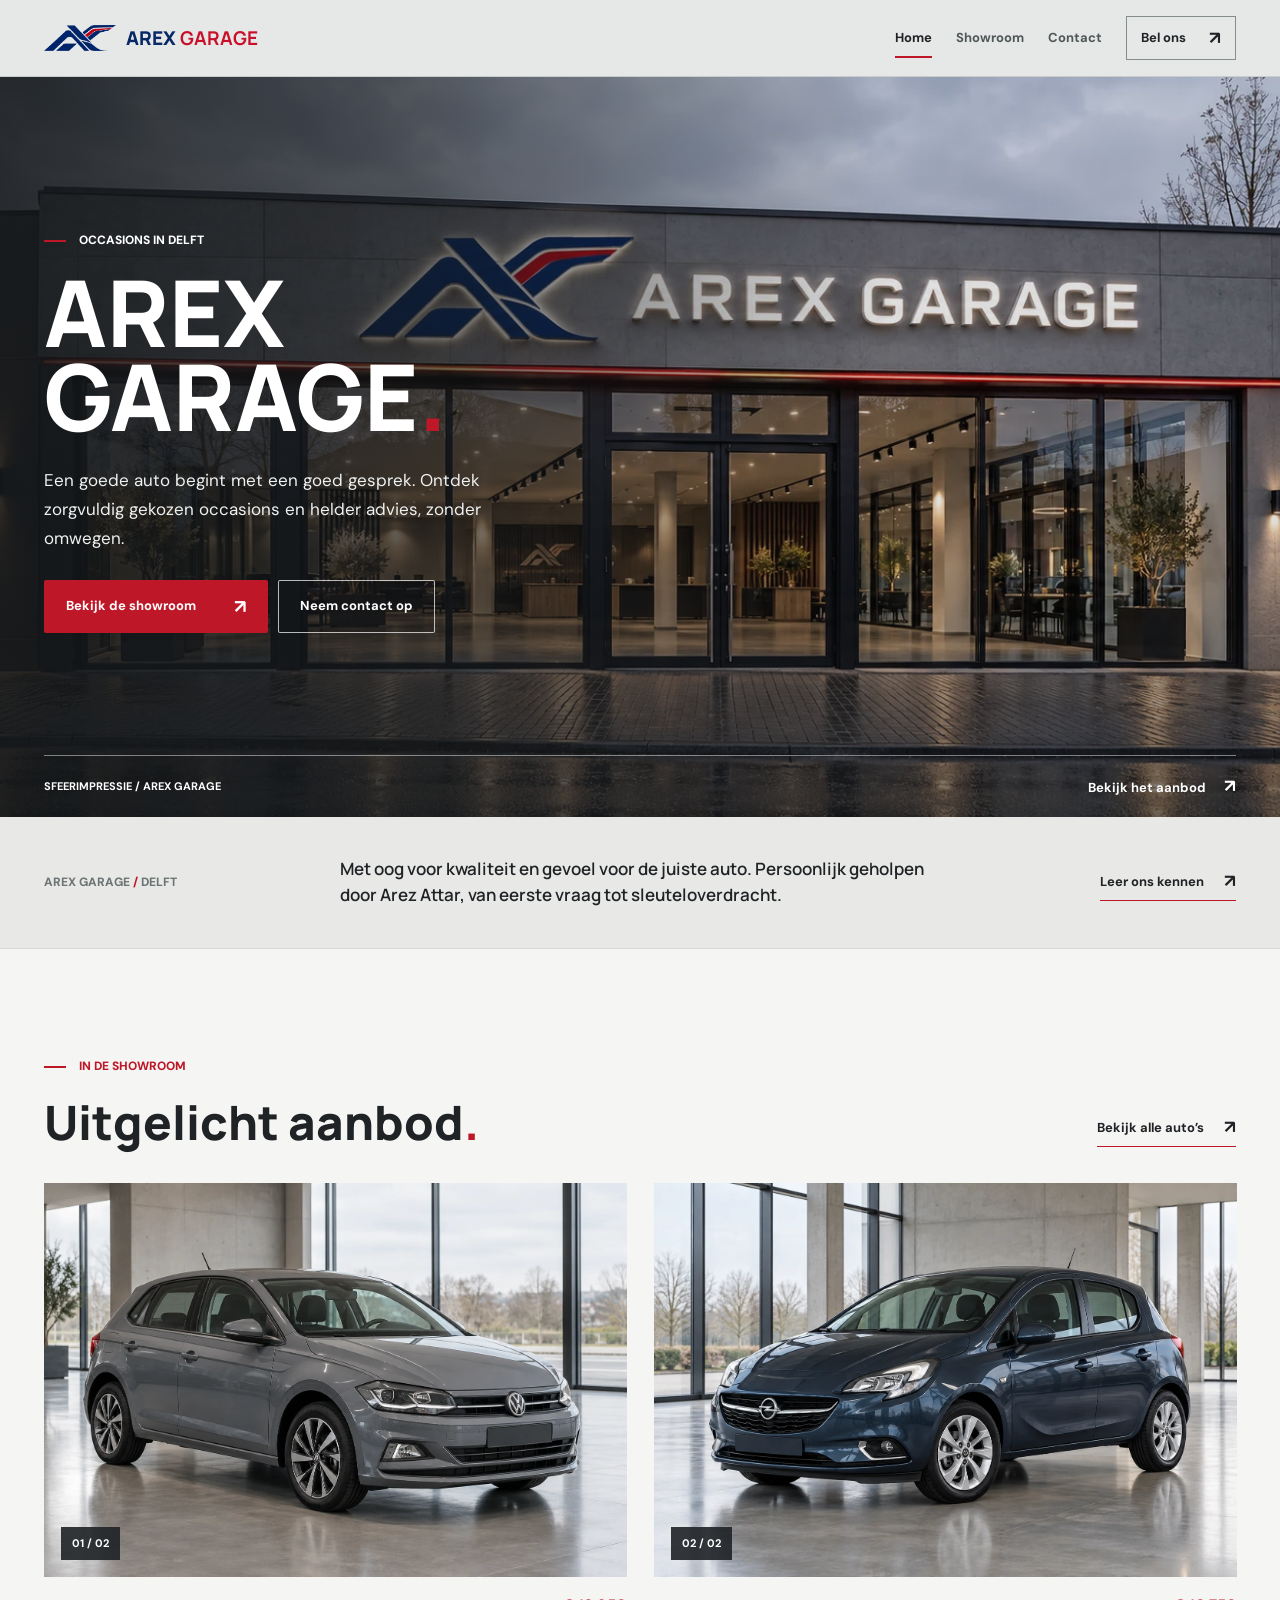
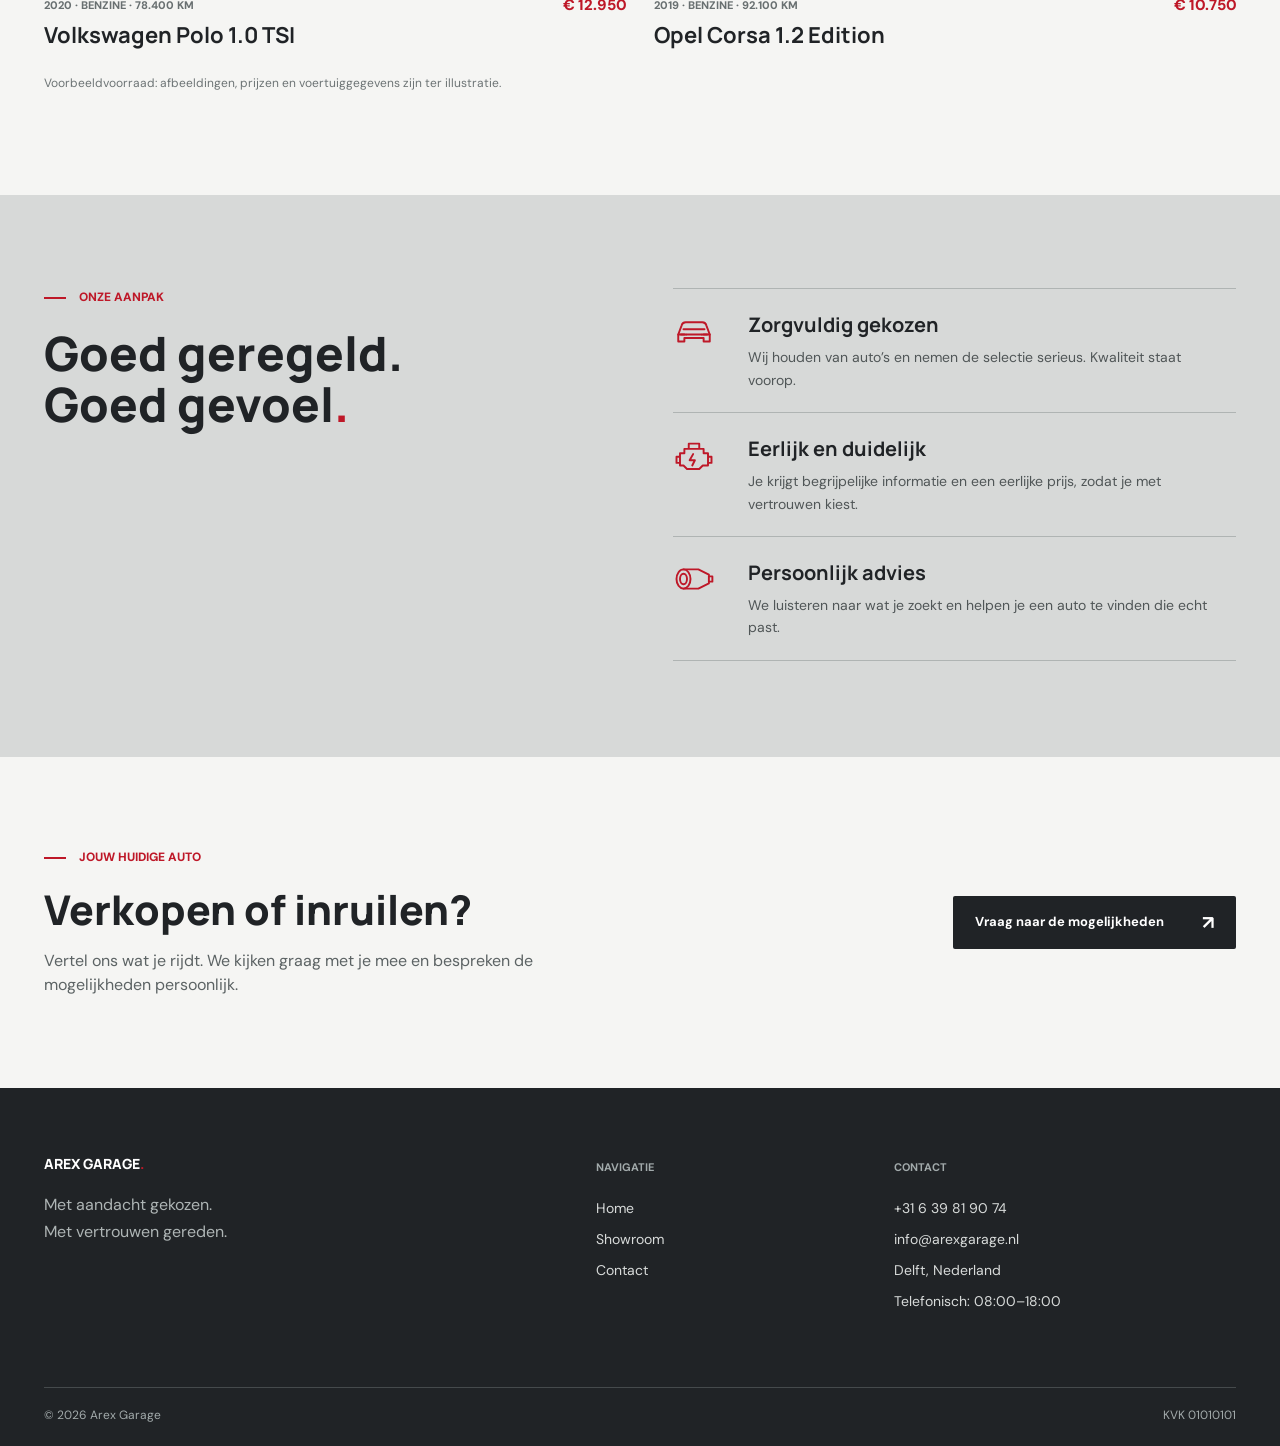
<file: index.html>
<!doctype html>
<html lang="nl">
<head>
  <meta charset="utf-8">
  <meta name="viewport" content="width=device-width, initial-scale=1">
  <meta name="robots" content="noindex, nofollow">
  <meta name="theme-color" content="#202326">
  <meta name="description" content="Arex Garage in Delft: zorgvuldig gekozen occasions, eerlijk advies en persoonlijke service van Arez Attar.">
  <title>Arex Garage | Occasions in Delft</title>
  <link rel="icon" href="arex-logo.png" type="image/png">
  <link rel="preconnect" href="https://fonts.googleapis.com">
  <link rel="preconnect" href="https://fonts.gstatic.com" crossorigin>
  <link href="https://fonts.googleapis.com/css2?family=DM+Sans:wght@400;500;600;700&family=Manrope:wght@400;500;600;700;800&display=swap" rel="stylesheet">
  <link rel="stylesheet" href="site.css">
</head>
<body>
  <a class="skip-link" href="#main">Ga naar inhoud</a>
  <header class="site-header">
    <div class="header-inner wrap">
      <a class="brand" href="home.html" aria-label="Arex Garage, naar home">
        <img src="arex-logo.png" alt="" width="86" height="32">
        <span>AREX <b>GARAGE</b></span>
      </a>
      <button class="menu-toggle" type="button" aria-controls="primary-nav" aria-expanded="false" aria-label="Menu openen"><span></span><span></span><span></span></button>
      <nav id="primary-nav" class="primary-nav" aria-label="Hoofdnavigatie">
        <a class="current" href="home.html" aria-current="page">Home</a>
        <a href="showroom.html">Showroom</a>
        <a href="contact.html">Contact</a>
        <a class="nav-contact" href="tel:+31639819074">Bel ons <span aria-hidden="true">↗</span></a>
      </nav>
    </div>
  </header>

  <main id="main">
    <section class="home-hero" aria-labelledby="hero-title">
      <picture class="hero-picture">
        <source media="(max-width: 680px)" srcset="arex-garage-mobile.webp">
        <img class="hero-photo" src="arex-garage-hero.webp" alt="Sfeerimpressie van een Arex Garage-showroom met het AX-logo op de gevel" fetchpriority="high">
      </picture>
      <div class="hero-shade" aria-hidden="true"></div>
      <div class="hero-inner wrap">
        <div class="hero-content">
          <p class="kicker light"><span class="red-line"></span> OCCASIONS IN DELFT</p>
          <h1 id="hero-title">AREX<br>GARAGE<span class="red-stop">.</span></h1>
          <p class="hero-lead">Een goede auto begint met een goed gesprek. Ontdek zorgvuldig gekozen occasions en helder advies, zonder omwegen.</p>
          <div class="action-row">
            <a class="button button-red" href="showroom.html">Bekijk de showroom <span aria-hidden="true">↗</span></a>
            <a class="button button-light-outline" href="contact.html">Neem contact op</a>
          </div>
        </div>
        <div class="hero-bottom" aria-label="Uitgelicht voertuig">
          <span>SFEERIMPRESSIE / AREX GARAGE</span>
          <a href="showroom.html">Bekijk het aanbod <span aria-hidden="true">↗</span></a>
        </div>
      </div>
    </section>

    <section class="intro-band">
      <div class="wrap intro-grid">
        <p class="small-label">AREX GARAGE <span>/</span> DELFT</p>
        <p>Met oog voor kwaliteit en gevoel voor de juiste auto. Persoonlijk geholpen door Arez Attar, van eerste vraag tot sleuteloverdracht.</p>
        <a class="under-link" href="contact.html">Leer ons kennen <span aria-hidden="true">↗</span></a>
      </div>
    </section>

    <section class="featured-section wrap" aria-labelledby="featured-title">
      <div class="section-heading">
        <div>
          <p class="kicker"><span class="red-line"></span> IN DE SHOWROOM</p>
          <h2 id="featured-title">Uitgelicht aanbod<span class="red-stop">.</span></h2>
        </div>
        <a class="under-link" href="showroom.html">Bekijk alle auto’s <span aria-hidden="true">↗</span></a>
      </div>
      <div class="featured-grid">
        <article class="vehicle-card" data-tilt>
          <a class="vehicle-image" href="showroom.html#polo" aria-label="Bekijk Volkswagen Polo">
            <img src="vw-polo.webp" alt="Grijze Volkswagen Polo, vooraanzicht van schuin opzij" loading="lazy" width="1536" height="1024">
            <span class="image-index">01 / 02</span>
          </a>
          <div class="vehicle-meta"><span>2020 · BENZINE · 78.400 KM</span><span>€ 12.950</span></div>
          <h3><a href="showroom.html#polo">Volkswagen Polo 1.0 TSI</a></h3>
        </article>
        <article class="vehicle-card" data-tilt>
          <a class="vehicle-image" href="showroom.html#corsa" aria-label="Bekijk Opel Corsa">
            <img src="opel-corsa.webp" alt="Donkerblauwe Opel Corsa, vooraanzicht van schuin opzij" loading="lazy" width="1536" height="1024">
            <span class="image-index">02 / 02</span>
          </a>
          <div class="vehicle-meta"><span>2019 · BENZINE · 92.100 KM</span><span>€ 10.750</span></div>
          <h3><a href="showroom.html#corsa">Opel Corsa 1.2 Edition</a></h3>
        </article>
      </div>
      <p class="sample-note">Voorbeeldvoorraad: afbeeldingen, prijzen en voertuiggegevens zijn ter illustratie.</p>
    </section>

    <section class="values-section">
      <div class="wrap values-grid">
        <div class="values-heading">
          <p class="kicker"><span class="red-line"></span> ONZE AANPAK</p>
          <h2>Goed geregeld.<br>Goed gevoel<span class="red-stop">.</span></h2>
        </div>
        <div class="values-list">
          <div><svg class="value-icon" viewBox="0 0 48 48" fill="none" stroke="currentColor" stroke-width="2.2" stroke-linecap="round" stroke-linejoin="round" aria-hidden="true"><path d="M6 28h36l-3.8-10.2A5 5 0 0 0 33.5 14h-19a5 5 0 0 0-4.7 3.8L6 28Z"/><path d="M6 28v8h7v-4h22v4h7v-8M12 22h24M9 28h4m22 0h4"/><circle cx="15" cy="28" r="1" fill="currentColor" stroke="none"/><circle cx="33" cy="28" r="1" fill="currentColor" stroke="none"/></svg><div><h3>Zorgvuldig gekozen</h3><p>Wij houden van auto’s en nemen de selectie serieus. Kwaliteit staat voorop.</p></div></div>
          <div><svg class="value-icon" viewBox="0 0 48 48" fill="none" stroke="currentColor" stroke-width="2.2" stroke-linecap="round" stroke-linejoin="round" aria-hidden="true"><path d="M13 17h22v5h5v14h-6l-4 4H16l-4-4H8V22h5zM18 17v-6h12v6M8 26H4v7h4M40 26h4v7h-4"/><path d="M23 23l-4 7h6l-3 6"/></svg><div><h3>Eerlijk en duidelijk</h3><p>Je krijgt begrijpelijke informatie en een eerlijke prijs, zodat je met vertrouwen kiest.</p></div></div>
          <div><svg class="value-icon" viewBox="0 0 48 48" fill="none" stroke="currentColor" stroke-width="2.2" stroke-linecap="round" stroke-linejoin="round" aria-hidden="true"><ellipse cx="12" cy="24" rx="8" ry="11"/><ellipse cx="12" cy="24" rx="4" ry="6"/><path d="M12 13h17l12 6v10l-12 6H12M41 21h4v6h-4"/></svg><div><h3>Persoonlijk advies</h3><p>We luisteren naar wat je zoekt en helpen je een auto te vinden die echt past.</p></div></div>
        </div>
      </div>
    </section>

    <section class="trade-section wrap">
      <div><p class="kicker"><span class="red-line"></span> JOUW HUIDIGE AUTO</p><h2>Verkopen of inruilen?</h2><p>Vertel ons wat je rijdt. We kijken graag met je mee en bespreken de mogelijkheden persoonlijk.</p></div>
      <a class="button button-dark" href="contact.html?onderwerp=inruil#bericht">Vraag naar de mogelijkheden <span aria-hidden="true">↗</span></a>
    </section>
  </main>

  <footer class="site-footer">
    <div class="wrap footer-main">
      <div><a class="footer-brand" href="home.html">AREX GARAGE<span>.</span></a><p>Met aandacht gekozen.<br>Met vertrouwen gereden.</p></div>
      <div><strong>NAVIGATIE</strong><a href="home.html">Home</a><a href="showroom.html">Showroom</a><a href="contact.html">Contact</a></div>
      <div><strong>CONTACT</strong><a href="tel:+31639819074">+31 6 39 81 90 74</a><a href="mailto:info@arexgarage.nl">info@arexgarage.nl</a><span>Delft, Nederland</span><span>Telefonisch: 08:00–18:00</span></div>
    </div>
    <div class="wrap footer-bottom"><span>© <span data-year></span> Arex Garage</span><span>KVK 01010101</span></div>
  </footer>
  <script src="site.js" defer></script>
</body>
</html>
</file>
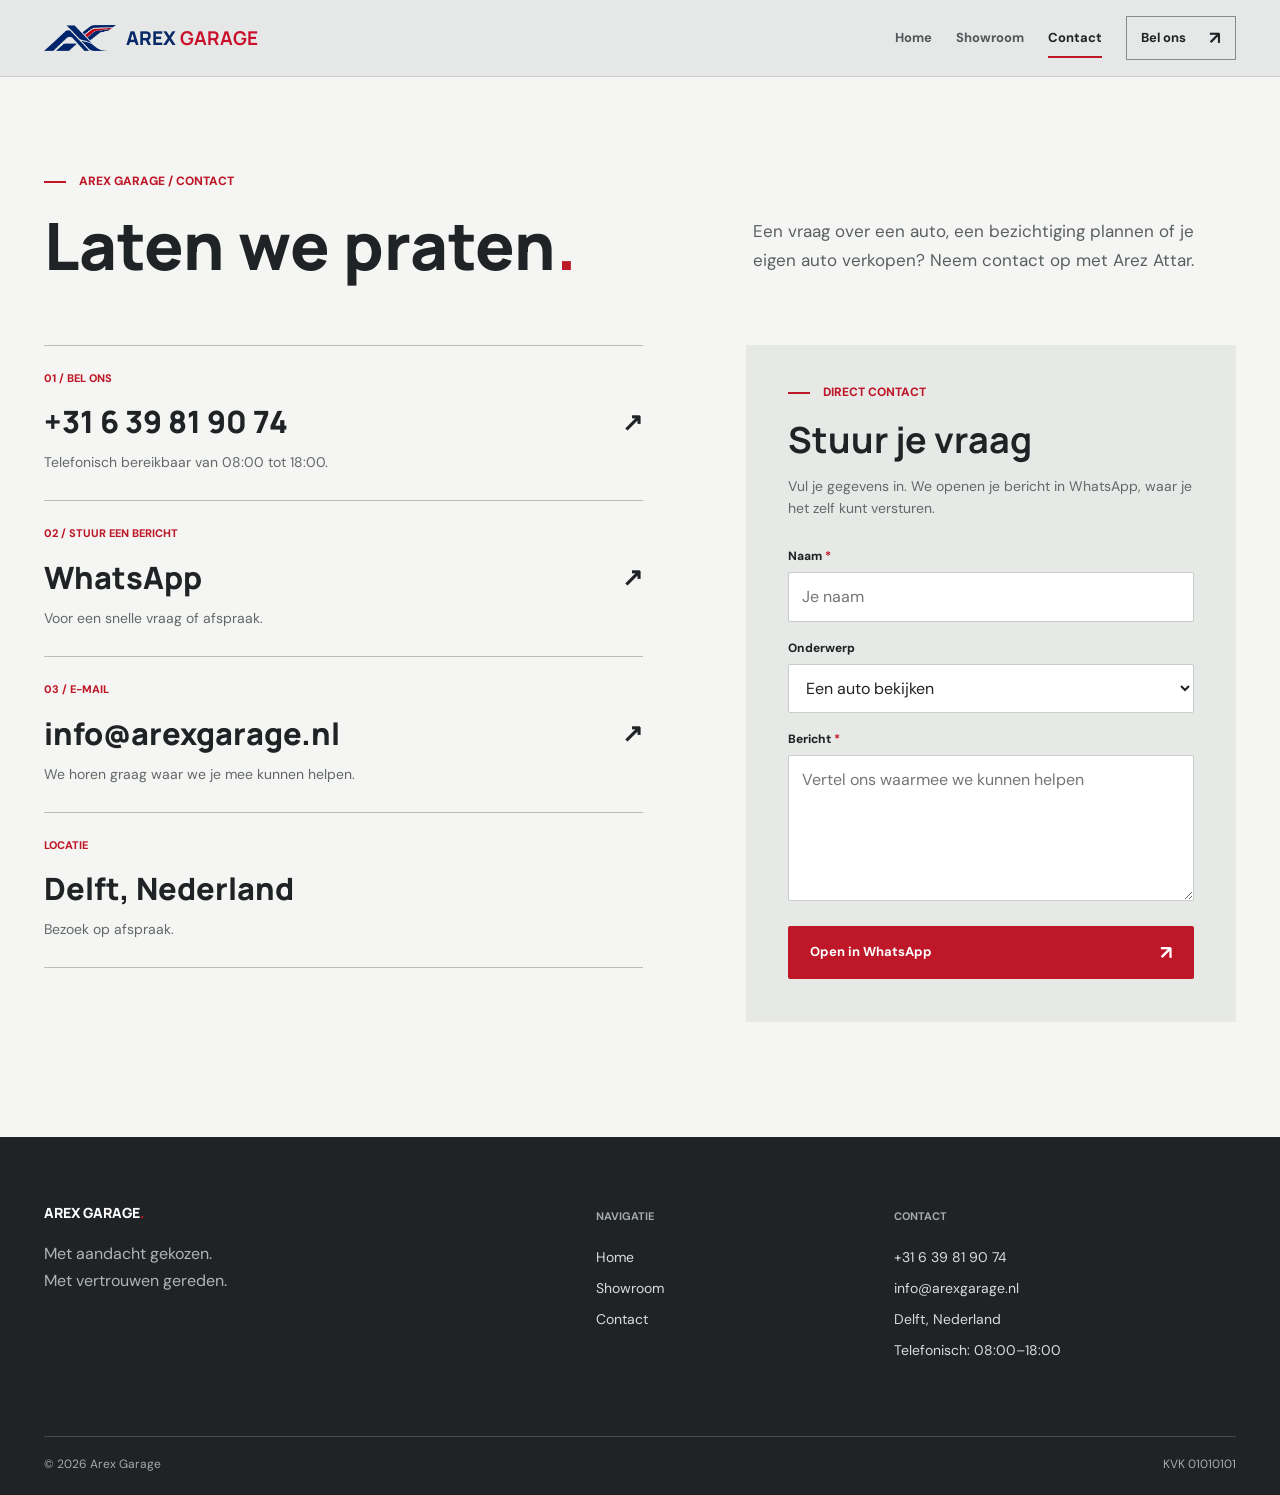
<file: contact.html>
<!doctype html>
<html lang="nl">
<head>
  <meta charset="utf-8">
  <meta name="viewport" content="width=device-width, initial-scale=1">
  <meta name="robots" content="noindex, nofollow">
  <meta name="theme-color" content="#202326">
  <meta name="description" content="Neem contact op met Arex Garage in Delft. Bel, mail of stuur direct een WhatsApp-bericht over een auto of inruil.">
  <title>Contact | Arex Garage</title>
  <link rel="icon" href="arex-logo.png" type="image/png">
  <link rel="preconnect" href="https://fonts.googleapis.com">
  <link rel="preconnect" href="https://fonts.gstatic.com" crossorigin>
  <link href="https://fonts.googleapis.com/css2?family=DM+Sans:wght@400;500;600;700&family=Manrope:wght@400;500;600;700;800&display=swap" rel="stylesheet">
  <link rel="stylesheet" href="site.css">
</head>
<body>
  <a class="skip-link" href="#main">Ga naar inhoud</a>
  <header class="site-header">
    <div class="header-inner wrap"><a class="brand" href="home.html" aria-label="Arex Garage, naar home"><img src="arex-logo.png" alt="" width="86" height="32"><span>AREX <b>GARAGE</b></span></a><button class="menu-toggle" type="button" aria-controls="primary-nav" aria-expanded="false" aria-label="Menu openen"><span></span><span></span><span></span></button><nav id="primary-nav" class="primary-nav" aria-label="Hoofdnavigatie"><a href="home.html">Home</a><a href="showroom.html">Showroom</a><a class="current" href="contact.html" aria-current="page">Contact</a><a class="nav-contact" href="tel:+31639819074">Bel ons <span aria-hidden="true">↗</span></a></nav></div>
  </header>
  <main id="main">
    <section class="contact-hero wrap"><p class="kicker"><span class="red-line"></span> AREX GARAGE / CONTACT</p><div class="page-intro-grid"><h1>Laten we praten<span class="red-stop">.</span></h1><p>Een vraag over een auto, een bezichtiging plannen of je eigen auto verkopen? Neem contact op met Arez Attar.</p></div></section>
    <section class="contact-main wrap">
      <div class="contact-methods"><div><span class="method-num">01 / BEL ONS</span><a href="tel:+31639819074">+31 6 39 81 90 74 <span aria-hidden="true">↗</span></a><p>Telefonisch bereikbaar van 08:00 tot 18:00.</p></div><div><span class="method-num">02 / STUUR EEN BERICHT</span><a href="https://wa.me/31639819074" target="_blank" rel="noopener noreferrer">WhatsApp <span aria-hidden="true">↗</span></a><p>Voor een snelle vraag of afspraak.</p></div><div><span class="method-num">03 / E-MAIL</span><a href="mailto:info@arexgarage.nl">info@arexgarage.nl <span aria-hidden="true">↗</span></a><p>We horen graag waar we je mee kunnen helpen.</p></div><div class="location-line"><span class="method-num">LOCATIE</span><strong>Delft, Nederland</strong><p>Bezoek op afspraak.</p></div></div>
      <form id="bericht" class="message-form" data-whatsapp-form><p class="kicker"><span class="red-line"></span> DIRECT CONTACT</p><h2>Stuur je vraag</h2><p>Vul je gegevens in. We openen je bericht in WhatsApp, waar je het zelf kunt versturen.</p><label for="naam">Naam <span>*</span></label><input id="naam" name="naam" autocomplete="name" required placeholder="Je naam"><label for="onderwerp">Onderwerp</label><select id="onderwerp" name="onderwerp"><option value="bezichtiging">Een auto bekijken</option><option value="inruil">Auto verkopen / inruilen</option><option value="vraag">Algemene vraag</option></select><label for="vraag">Bericht <span>*</span></label><textarea id="vraag" name="vraag" rows="5" required placeholder="Vertel ons waarmee we kunnen helpen"></textarea><button class="button button-red" type="submit">Open in WhatsApp <span aria-hidden="true">↗</span></button></form>
    </section>
  </main>
  <footer class="site-footer"><div class="wrap footer-main"><div><a class="footer-brand" href="home.html">AREX GARAGE<span>.</span></a><p>Met aandacht gekozen.<br>Met vertrouwen gereden.</p></div><div><strong>NAVIGATIE</strong><a href="home.html">Home</a><a href="showroom.html">Showroom</a><a href="contact.html">Contact</a></div><div><strong>CONTACT</strong><a href="tel:+31639819074">+31 6 39 81 90 74</a><a href="mailto:info@arexgarage.nl">info@arexgarage.nl</a><span>Delft, Nederland</span><span>Telefonisch: 08:00–18:00</span></div></div><div class="wrap footer-bottom"><span>© <span data-year></span> Arex Garage</span><span>KVK 01010101</span></div></footer>
  <script src="site.js" defer></script>
</body>
</html>
</file>
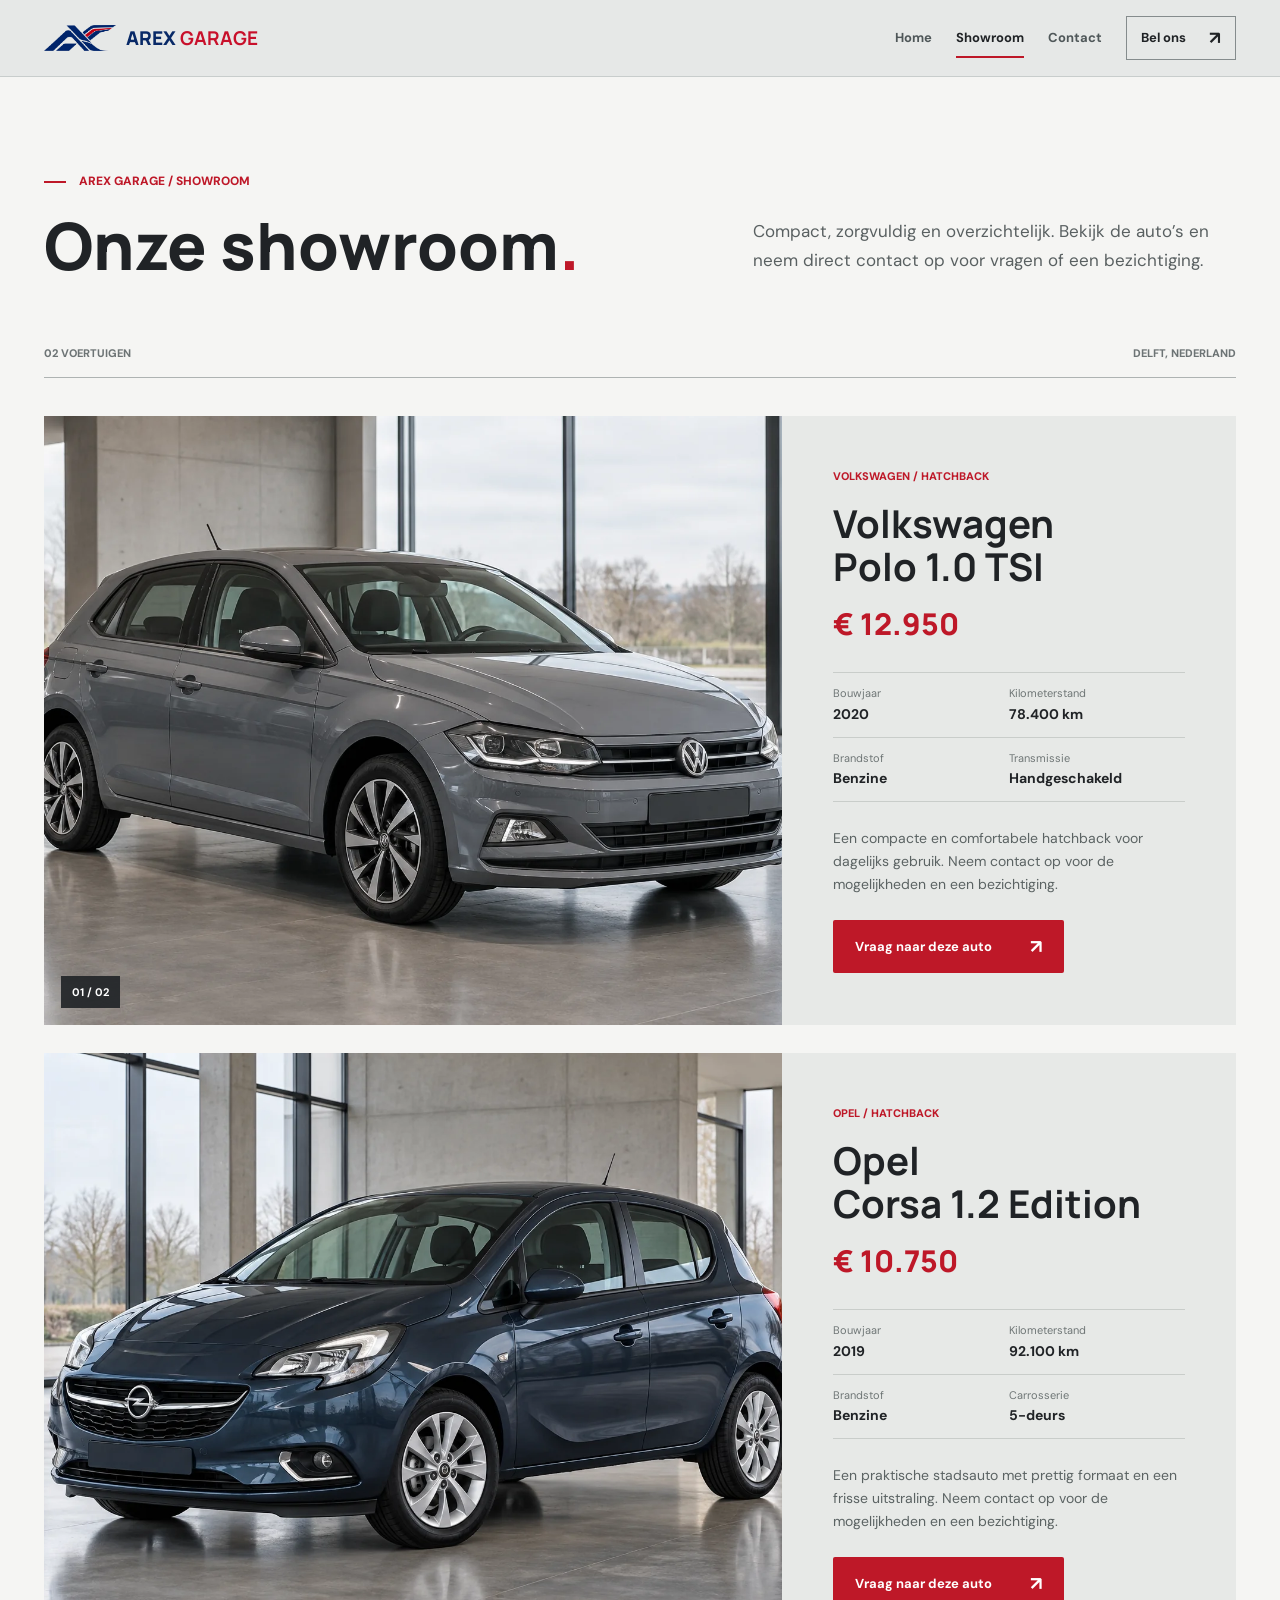
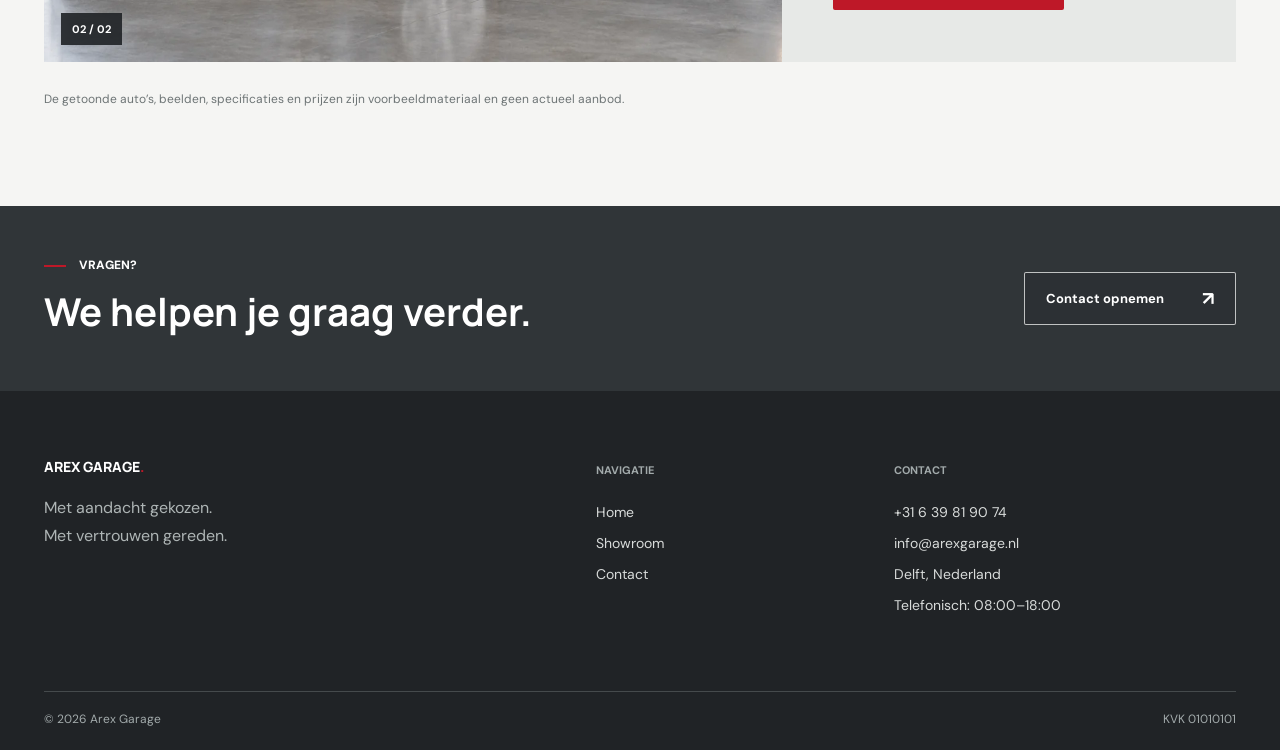
<file: showroom.html>
<!doctype html>
<html lang="nl">
<head>
  <meta charset="utf-8">
  <meta name="viewport" content="width=device-width, initial-scale=1">
  <meta name="robots" content="noindex, nofollow">
  <meta name="theme-color" content="#202326">
  <meta name="description" content="Bekijk het voorbeeldaanbod van Arex Garage in Delft: een Volkswagen Polo en een Opel Corsa.">
  <title>Showroom | Arex Garage</title>
  <link rel="icon" href="arex-logo.png" type="image/png">
  <link rel="preconnect" href="https://fonts.googleapis.com">
  <link rel="preconnect" href="https://fonts.gstatic.com" crossorigin>
  <link href="https://fonts.googleapis.com/css2?family=DM+Sans:wght@400;500;600;700&family=Manrope:wght@400;500;600;700;800&display=swap" rel="stylesheet">
  <link rel="stylesheet" href="site.css">
</head>
<body>
  <a class="skip-link" href="#main">Ga naar inhoud</a>
  <header class="site-header">
    <div class="header-inner wrap">
      <a class="brand" href="home.html" aria-label="Arex Garage, naar home"><img src="arex-logo.png" alt="" width="86" height="32"><span>AREX <b>GARAGE</b></span></a>
      <button class="menu-toggle" type="button" aria-controls="primary-nav" aria-expanded="false" aria-label="Menu openen"><span></span><span></span><span></span></button>
      <nav id="primary-nav" class="primary-nav" aria-label="Hoofdnavigatie"><a href="home.html">Home</a><a class="current" href="showroom.html" aria-current="page">Showroom</a><a href="contact.html">Contact</a><a class="nav-contact" href="tel:+31639819074">Bel ons <span aria-hidden="true">↗</span></a></nav>
    </div>
  </header>
  <main id="main">
    <section class="page-intro wrap">
      <p class="kicker"><span class="red-line"></span> AREX GARAGE / SHOWROOM</p>
      <div class="page-intro-grid"><h1>Onze showroom<span class="red-stop">.</span></h1><p>Compact, zorgvuldig en overzichtelijk. Bekijk de auto’s en neem direct contact op voor vragen of een bezichtiging.</p></div>
      <div class="inventory-bar"><span>02 VOERTUIGEN</span><span>DELFT, NEDERLAND</span></div>
    </section>
    <section class="inventory wrap" aria-label="Autoaanbod">
      <article id="polo" class="listing">
        <div class="listing-photo"><img src="vw-polo.webp" alt="Grijze Volkswagen Polo in een moderne showroom" width="1536" height="1024"><span class="photo-count">01 / 02</span></div>
        <div class="listing-details"><p class="listing-eyebrow">VOLKSWAGEN / HATCHBACK</p><h2>Volkswagen<br>Polo 1.0 TSI</h2><p class="listing-price">€ 12.950</p><dl class="spec-grid"><div><dt>Bouwjaar</dt><dd>2020</dd></div><div><dt>Kilometerstand</dt><dd>78.400 km</dd></div><div><dt>Brandstof</dt><dd>Benzine</dd></div><div><dt>Transmissie</dt><dd>Handgeschakeld</dd></div></dl><p class="listing-description">Een compacte en comfortabele hatchback voor dagelijks gebruik. Neem contact op voor de mogelijkheden en een bezichtiging.</p><a class="button button-red" href="https://wa.me/31639819074?text=Hallo%20Arex%20Garage%2C%20ik%20heb%20interesse%20in%20de%20Volkswagen%20Polo%201.0%20TSI.%20Kan%20ik%20meer%20informatie%20krijgen%3F" target="_blank" rel="noopener noreferrer">Vraag naar deze auto <span aria-hidden="true">↗</span></a></div>
      </article>
      <article id="corsa" class="listing">
        <div class="listing-photo"><img src="opel-corsa.webp" alt="Donkerblauwe Opel Corsa in een moderne showroom" loading="lazy" width="1536" height="1024"><span class="photo-count">02 / 02</span></div>
        <div class="listing-details"><p class="listing-eyebrow">OPEL / HATCHBACK</p><h2>Opel<br>Corsa 1.2 Edition</h2><p class="listing-price">€ 10.750</p><dl class="spec-grid"><div><dt>Bouwjaar</dt><dd>2019</dd></div><div><dt>Kilometerstand</dt><dd>92.100 km</dd></div><div><dt>Brandstof</dt><dd>Benzine</dd></div><div><dt>Carrosserie</dt><dd>5-deurs</dd></div></dl><p class="listing-description">Een praktische stadsauto met prettig formaat en een frisse uitstraling. Neem contact op voor de mogelijkheden en een bezichtiging.</p><a class="button button-red" href="https://wa.me/31639819074?text=Hallo%20Arex%20Garage%2C%20ik%20heb%20interesse%20in%20de%20Opel%20Corsa%201.2%20Edition.%20Kan%20ik%20meer%20informatie%20krijgen%3F" target="_blank" rel="noopener noreferrer">Vraag naar deze auto <span aria-hidden="true">↗</span></a></div>
      </article>
      <p class="sample-note showroom-note">De getoonde auto’s, beelden, specificaties en prijzen zijn voorbeeldmateriaal en geen actueel aanbod.</p>
    </section>
    <section class="showroom-cta"><div class="wrap"><div><p class="kicker light"><span class="red-line"></span> VRAGEN?</p><h2>We helpen je graag verder.</h2></div><a class="button button-light-outline" href="contact.html">Contact opnemen <span aria-hidden="true">↗</span></a></div></section>
  </main>
  <footer class="site-footer"><div class="wrap footer-main"><div><a class="footer-brand" href="home.html">AREX GARAGE<span>.</span></a><p>Met aandacht gekozen.<br>Met vertrouwen gereden.</p></div><div><strong>NAVIGATIE</strong><a href="home.html">Home</a><a href="showroom.html">Showroom</a><a href="contact.html">Contact</a></div><div><strong>CONTACT</strong><a href="tel:+31639819074">+31 6 39 81 90 74</a><a href="mailto:info@arexgarage.nl">info@arexgarage.nl</a><span>Delft, Nederland</span><span>Telefonisch: 08:00–18:00</span></div></div><div class="wrap footer-bottom"><span>© <span data-year></span> Arex Garage</span><span>KVK 01010101</span></div></footer>
  <script src="site.js" defer></script>
</body>
</html>
</file>
<file: site.css>
:root{--ink:#202326;--ink-2:#323638;--grey:#777d80;--paper:#f5f5f3;--white:#fff;--line:#d8dad9;--red:#be1828;--red-dark:#9e1020}
*{box-sizing:border-box}
html{scroll-behavior:smooth}
body{margin:0;background:var(--paper);color:var(--ink);font-family:"DM Sans",Arial,sans-serif;line-height:1.5}
img{display:block;max-width:100%}
a{color:inherit;text-decoration:none}
button,input,select,textarea{font:inherit}
button{cursor:pointer}
.wrap{width:min(100% - 88px,1400px);margin-inline:auto}
.skip-link{position:absolute;top:-100px;left:12px;z-index:100;background:#fff;color:#111;padding:10px 16px}
.skip-link:focus{top:12px}
:focus-visible{outline:3px solid var(--red);outline-offset:4px}
h1,h2,h3,p{margin-top:0}
h1,h2,h3{font-family:Manrope,Arial,sans-serif;letter-spacing:0}
.red-stop{color:var(--red)}
.red-line{display:inline-block;width:22px;height:2px;margin-right:10px;background:var(--red);vertical-align:middle}
.kicker,.small-label{font-size:12px;font-weight:800;letter-spacing:0;text-transform:uppercase}
.kicker{color:var(--red);margin:0 0 22px}
.kicker.light{color:#fff}
.button{display:inline-flex;align-items:center;justify-content:space-between;gap:38px;min-height:53px;padding:14px 21px;border:1px solid transparent;border-radius:2px;font-size:13px;font-weight:700;line-height:1.2;transition:background .2s,color .2s,transform .2s}
.button:hover{transform:translateY(-2px)}
.button span{font-size:19px;line-height:1}
.button-red{background:var(--red);color:#fff}
.button-red:hover{background:var(--red-dark)}
.button-light-outline{border-color:rgba(255,255,255,.7);color:#fff;background:rgba(21,23,24,.12)}
.button-light-outline:hover{background:rgba(255,255,255,.14)}
.button-dark{background:var(--ink);color:#fff}
.button-dark:hover{background:#111}
.under-link{display:inline-flex;align-items:center;gap:20px;border-bottom:1px solid var(--red);padding:5px 0;font-size:13px;font-weight:700;white-space:nowrap}
.under-link span{font-size:18px}
.under-link:hover{color:var(--red)}
.site-header{position:relative;z-index:50;background:#e6e8e7;color:var(--ink);border-bottom:1px solid #c8cdcc}
.header-inner{display:flex;align-items:center;justify-content:space-between;min-height:76px;gap:28px}
.brand{display:inline-flex;align-items:center;gap:10px;white-space:nowrap;color:#082967;font-family:Manrope,Arial,sans-serif;font-weight:800;font-size:19px;line-height:1}
.brand img{width:72px;height:42px;object-fit:contain}
.brand b{color:#c8102b}
.primary-nav{display:flex;align-items:center;gap:24px;font-size:13px;font-weight:700}
.primary-nav>a:not(.nav-contact){position:relative;padding:28px 0;color:#4f5759}
.primary-nav>a:not(.nav-contact):hover,.primary-nav .current{color:var(--ink)!important}
.primary-nav .current:after{content:"";position:absolute;left:0;right:0;bottom:18px;height:2px;background:var(--red)}
.nav-contact{display:inline-flex;align-items:center;gap:23px;padding:11px 14px;border:1px solid #858c8d}
.nav-contact:hover{border-color:var(--ink)}
.nav-contact span{font-size:18px;line-height:1}
.logout-form{margin:0}
.logout-form button{padding:8px 0;border:0;background:none;color:#4f5759;font-size:13px;font-weight:700;white-space:nowrap}
.logout-form button:hover{color:var(--red)}
.menu-toggle{display:none;width:42px;height:42px;border:1px solid #8f9696;background:none;padding:10px}
.menu-toggle span{display:block;height:2px;margin:5px 0;background:var(--ink)}
.home-hero{position:relative;height:min(740px,calc(100svh - 150px));min-height:500px;background:#5e6466;color:#fff;overflow:hidden}
.hero-picture,.hero-photo,.hero-shade{position:absolute;inset:0;width:100%;height:100%}
.hero-photo{object-fit:cover;object-position:85% center}
.hero-shade{background:linear-gradient(90deg,rgba(20,23,25,.89) 0%,rgba(20,23,25,.67) 32%,rgba(20,23,25,.13) 70%),linear-gradient(0deg,rgba(20,23,25,.55),transparent 34%)}
.hero-inner{position:relative;height:100%;display:flex;flex-direction:column;justify-content:center}
.hero-content{max-width:665px;padding-bottom:30px}
.hero-content h1{font-size:clamp(66px,7.2vw,122px);line-height:.91;font-weight:800;margin:0 0 27px}
.hero-lead{max-width:450px;font-size:17px;line-height:1.7;color:#eff1f0;margin-bottom:27px}
.action-row{display:flex;flex-wrap:wrap;gap:10px}
.hero-bottom{position:absolute;left:0;right:0;bottom:0;display:flex;align-items:center;justify-content:space-between;gap:20px;padding:17px 0;border-top:1px solid rgba(255,255,255,.45);font-size:11px;font-weight:700}
.hero-bottom>a{font-size:13px}
.hero-bottom>a span{margin-left:15px;font-size:18px}
.intro-band{background:#e8e9e7;border-bottom:1px solid var(--line)}
.intro-grid{display:grid;grid-template-columns:1fr 2.3fr 1fr;align-items:center;gap:36px;padding-block:39px}
.intro-grid .small-label{margin:0;color:#6d7475;white-space:nowrap}
.intro-grid .small-label span{color:var(--red)}
.intro-grid>p:nth-child(2){margin:0;max-width:680px;font-family:Manrope,Arial,sans-serif;font-weight:600;font-size:17px;line-height:1.55}
.intro-grid .under-link{justify-self:end}
.featured-section{padding-block:108px 103px}
.section-heading{display:flex;align-items:end;justify-content:space-between;gap:30px;margin-bottom:36px}
.section-heading h2,.values-heading h2,.trade-section h2{font-size:clamp(34px,3.7vw,58px);line-height:1.07;margin:0;font-weight:800}
.featured-grid{display:grid;grid-template-columns:repeat(2,minmax(0,1fr));gap:27px}
.vehicle-card{min-width:0;transform:perspective(900px) rotateX(var(--tilt-x,0deg)) rotateY(var(--tilt-y,0deg));transition:transform .22s;will-change:transform}
.vehicle-card:hover{transform:perspective(900px) translateY(-5px) rotateX(var(--tilt-x,0deg)) rotateY(var(--tilt-y,0deg))}
.vehicle-image{display:block;position:relative;aspect-ratio:1.48;overflow:hidden;background:#d2d5d4}
.vehicle-image img{width:100%;height:100%;object-fit:cover;transition:transform .45s}
.vehicle-card:hover img{transform:scale(1.04)}
.image-index,.photo-count{position:absolute;left:17px;bottom:17px;padding:8px 11px;background:rgba(32,35,38,.9);color:#fff;font-size:11px;font-weight:700}
.vehicle-meta{display:flex;align-items:center;justify-content:space-between;gap:18px;margin:17px 0 3px;color:#697071;font-size:11px;font-weight:800}
.vehicle-meta span:last-child{color:var(--red);font-size:15px;white-space:nowrap}
.vehicle-card h3{font-size:22px;margin:0}
.vehicle-card h3 a:hover{color:var(--red)}
.sample-note{font-size:12px;color:#6d7475;margin:22px 0 0}
.values-section{background:#d7d9d8;padding-block:93px 96px}
.values-grid{display:grid;grid-template-columns:1fr 1fr;gap:65px}
.values-heading h2{max-width:550px}
.values-list>div{display:grid;grid-template-columns:55px 1fr;gap:20px;padding:21px 0;border-top:1px solid #afb4b3}
.values-list>div:last-child{border-bottom:1px solid #afb4b3}
.value-icon{display:block;width:42px;height:42px;color:var(--red)}
.values-list h3{font-size:20px;margin-bottom:6px}
.values-list p{max-width:480px;margin:0;color:#505657;font-size:14px;line-height:1.6}
.trade-section{display:flex;align-items:center;justify-content:space-between;gap:36px;padding-block:91px}
.trade-section h2{font-size:clamp(32px,3.2vw,48px)}
.trade-section p:last-child{margin:17px 0 0;color:#5c6364;max-width:580px}
.trade-section .button{flex:0 0 auto}
.site-footer{background:var(--ink);color:#d8dbda}
.footer-main{display:grid;grid-template-columns:2fr 1fr 1.35fr;gap:45px;padding-block:68px 75px}
.footer-main>div{display:flex;flex-direction:column;align-items:start;gap:10px}
.footer-brand{font-family:Manrope,Arial,sans-serif;font-size:31px;font-weight:800;color:#fff;line-height:1.1}
.footer-brand span{color:var(--red)}
.footer-main p{margin:10px 0 0;color:#aeb5b5;line-height:1.7}
.footer-main strong{color:#a2aaab;font-size:11px;letter-spacing:0;margin:3px 0 13px}
.footer-main a:not(.footer-brand):hover{color:#fff}
.footer-main a,.footer-main span{font-size:14px}
.footer-bottom{display:flex;justify-content:space-between;gap:25px;padding-block:18px 22px;border-top:1px solid #454a4c;color:#a2aaab;font-size:12px}
.page-intro{padding-top:95px}
.page-intro-grid{display:grid;grid-template-columns:1.3fr 1fr;gap:80px;align-items:end}
.page-intro h1,.contact-hero h1{font-size:clamp(48px,5.1vw,82px);line-height:1.04;margin:0;font-weight:800}
.page-intro-grid>p{max-width:480px;color:#596061;font-size:17px;line-height:1.7;margin:0 0 5px}
.inventory-bar{display:flex;justify-content:space-between;gap:20px;border-bottom:1px solid #aeb3b2;padding:65px 0 16px;color:#6d7475;font-size:11px;font-weight:800}
.inventory{padding-top:38px;padding-bottom:98px}
.listing{display:grid;grid-template-columns:minmax(0,1.3fr) minmax(350px,.8fr);min-height:520px;background:#e7e9e7;margin-bottom:28px;scroll-margin-top:18px}
.listing-photo{position:relative;min-height:520px;background:#cfd2d1;overflow:hidden}
.listing-photo img{height:100%;width:100%;object-fit:cover}
.listing-details{padding:52px clamp(30px,4vw,64px);display:flex;flex-direction:column;align-items:start}
.listing-eyebrow{color:var(--red);font-size:11px;font-weight:800;margin-bottom:18px}
.listing-details h2{font-size:clamp(30px,3vw,48px);line-height:1.11;margin:0 0 13px}
.listing-price{color:var(--red);font-family:Manrope,Arial,sans-serif;font-size:30px;font-weight:800;margin:0 0 26px}
.spec-grid{display:grid;grid-template-columns:1fr 1fr;width:100%;margin:0 0 25px;border-top:1px solid #c9cdca}
.spec-grid div{padding:12px 0;border-bottom:1px solid #c9cdca}
.spec-grid dt{font-size:11px;color:#6f7676}
.spec-grid dd{margin:2px 0 0;font-size:14px;font-weight:700}
.listing-description{font-size:14px;color:#5b6363;line-height:1.65;margin:0 0 24px}
.listing-details .button{margin-top:auto}
.showroom-note{margin-top:8px}
.showroom-cta{background:#303538;color:#fff;padding:50px 0}
.showroom-cta .wrap{display:flex;align-items:center;justify-content:space-between;gap:30px}
.showroom-cta .kicker{margin-bottom:9px}
.showroom-cta h2{font-size:clamp(26px,3vw,42px);margin:0}
.contact-hero{padding-top:95px;padding-bottom:65px}
.contact-main{display:grid;grid-template-columns:1.1fr .9fr;gap:clamp(50px,8vw,140px);padding-bottom:115px}
.contact-methods>div{padding:24px 0 27px;border-top:1px solid #b8bdbc}
.contact-methods>div:last-child{border-bottom:1px solid #b8bdbc}
.method-num{display:block;color:var(--red);font-size:11px;font-weight:800;margin-bottom:12px}
.contact-methods a,.contact-methods strong{display:flex;justify-content:space-between;align-items:center;gap:10px;font-family:Manrope,Arial,sans-serif;font-size:clamp(22px,2.4vw,36px);font-weight:800;overflow-wrap:anywhere}
.contact-methods a:hover{color:var(--red)}
.contact-methods a span{font-size:25px}
.contact-methods p{color:#626a69;margin:8px 0 0;font-size:14px}
.message-form{background:#e7e9e7;padding:38px 42px 43px;align-self:start}
.message-form .kicker{margin-bottom:12px}
.message-form h2{font-size:36px;margin:0 0 8px}
.message-form>p:not(.kicker){color:#626969;font-size:14px;line-height:1.6;margin-bottom:27px}
.message-form label{display:block;font-size:12px;font-weight:800;margin:17px 0 7px}
.message-form label span{color:var(--red)}
.message-form input,.message-form select,.message-form textarea{display:block;width:100%;background:#fff;border:1px solid #c8ccca;border-radius:2px;color:var(--ink);padding:12px 13px;outline:none}
.message-form input:focus,.message-form select:focus,.message-form textarea:focus{border-color:var(--red)}
.message-form textarea{resize:vertical;min-height:125px}
.message-form .button{margin-top:25px;width:100%}
@media(max-width:950px){.wrap{width:min(100% - 48px,1400px)}.intro-grid{grid-template-columns:1fr 2fr}.intro-grid .under-link{grid-column:2;justify-self:start}.listing{grid-template-columns:1fr}.listing-photo{min-height:0;aspect-ratio:1.6}.listing-details{padding:35px}.contact-main{gap:35px}.values-grid{gap:35px}}
@media(max-width:680px){.wrap{width:min(100% - 36px,1400px)}.header-inner{min-height:66px}.brand{font-size:16px}.brand img{width:55px;height:36px}.menu-toggle{display:block}.primary-nav{display:none;position:absolute;top:66px;left:0;right:0;background:#e6e8e7;padding:14px 18px 22px;flex-direction:column;align-items:stretch;gap:0;border-top:1px solid #c8cdcc}.primary-nav.open{display:flex}.primary-nav>a:not(.nav-contact){padding:13px 0}.primary-nav .current:after{bottom:8px}.nav-contact{margin-top:8px;justify-content:space-between}.home-hero{height:min(650px,calc(100svh - 120px));min-height:0}.hero-photo{object-position:center center}.hero-shade{background:linear-gradient(180deg,rgba(20,23,25,.03) 0%,rgba(20,23,25,.06) 25%,rgba(20,23,25,.78) 47%,rgba(20,23,25,.84) 100%)}.hero-inner{justify-content:flex-end;padding-top:0;padding-bottom:60px}.hero-content{padding-bottom:0}.hero-content .kicker{margin-bottom:13px}.hero-content h1{font-size:clamp(52px,14vw,78px);margin-bottom:15px}.hero-lead{font-size:14px;line-height:1.5;max-width:400px;margin-bottom:17px}.hero-bottom{font-size:9px}.hero-bottom>a{font-size:11px}.intro-grid{grid-template-columns:1fr;gap:16px;padding-block:34px}.intro-grid .under-link{grid-column:auto}.intro-grid>p:nth-child(2){font-size:16px}.featured-section{padding-block:72px}.section-heading{align-items:start;flex-direction:column;gap:16px}.featured-grid{grid-template-columns:1fr;gap:36px}.vehicle-image{aspect-ratio:1.5}.values-section{padding-block:72px}.values-grid{grid-template-columns:1fr;gap:36px}.trade-section{flex-direction:column;align-items:start;padding-block:70px}.trade-section .button{width:100%}.footer-main{grid-template-columns:1fr 1fr;gap:35px;padding-block:55px}.footer-main>div:first-child{grid-column:1/-1}.footer-brand{font-size:27px}.footer-bottom{flex-wrap:wrap}.page-intro,.contact-hero{padding-top:66px}.page-intro-grid{grid-template-columns:1fr;gap:20px}.page-intro h1,.contact-hero h1{font-size:clamp(44px,10vw,68px)}.page-intro-grid>p{font-size:15px}.inventory-bar{padding-top:48px}.inventory{padding-top:22px;padding-bottom:70px}.listing{margin-bottom:22px}.listing-photo{aspect-ratio:1.5}.listing-details{padding:29px 23px 32px}.listing-details h2{font-size:34px}.showroom-cta .wrap{flex-direction:column;align-items:start}.contact-hero{padding-bottom:35px}.contact-main{grid-template-columns:1fr;gap:43px;padding-bottom:75px}.message-form{padding:30px 23px 32px}}
@media(max-width:400px){.action-row .button{width:100%}.hero-bottom>a{max-width:215px;text-align:right}.vehicle-meta{align-items:start;flex-direction:column;gap:3px}.footer-main{grid-template-columns:1fr}.footer-main>div:first-child{grid-column:auto}}
@media(max-width:680px) and (max-height:650px){.hero-inner{padding-bottom:22px}.hero-content h1{font-size:54px;margin-bottom:10px}.hero-lead{font-size:13px;line-height:1.4;margin-bottom:12px}.hero-content .kicker{margin-bottom:10px}.hero-bottom{display:none}.action-row .button-light-outline{display:none}}
@media(prefers-reduced-motion:reduce){html{scroll-behavior:auto}*,*:before,*:after{transition-duration:.01ms!important;animation-duration:.01ms!important}}
</file>
